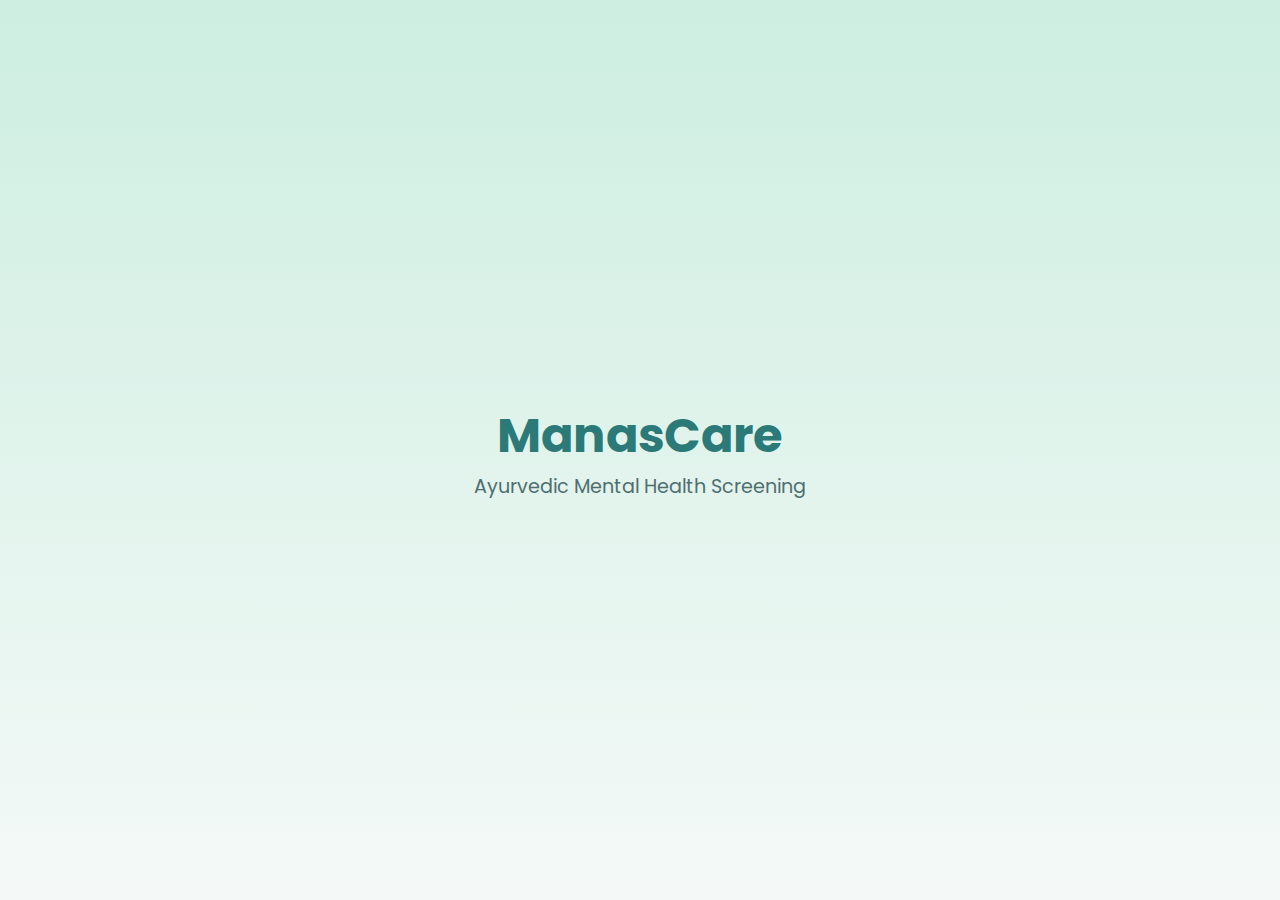
<file: ManasCare/index.html>
<!DOCTYPE html>
<html lang="en">
<head>
<meta charset="UTF-8">
<title>ManasCare | Ayurvedic Mental Health</title>
<meta name="viewport" content="width=device-width, initial-scale=1.0">
<link rel="stylesheet" href="css/style.css">
<link href="https://fonts.googleapis.com/css2?family=Poppins:wght@300;500;700&display=swap" rel="stylesheet">
</head>

<body>

<!-- SPLASH SCREEN -->
<div id="splash">
  <h1>ManasCare</h1>
  <p>Ayurvedic Mental Health Screening</p>
</div>

<!-- MAIN CONTENT -->
<div id="app" class="hidden">

<!-- NAVBAR -->
<nav class="navbar">
  <h2>ManasCare</h2>
  <div>
    <a href="#features">Features</a>
    <a href="contact.html">Contact</a>
  </div>
</nav>

<!-- HERO SECTION -->
<section class="hero">
  <div class="hero-text">
    <h1>Your Mental Health Matters</h1>
    <p>
      A smart Ayurvedic-based platform to assess,
      understand, and improve your mental well-being.
    </p>
    <a href="#features" class="btn">Get Started</a>
  </div>
</section>

<!-- ABOUT PROJECT -->
<section class="section">
<h2>About the Project</h2>
<p>
ManasCare is an interactive mental health screening platform
based on Ayurvedic principles. It helps users identify
mental health risks early and provides natural,
accessible guidance without stigma.
</p>
<ul>
  <li>AI-based mental health screening</li>
  <li>Ayurvedic treatment guidance</li>
  <li>Virtual mental health support</li>
  <li>Nearby treatment center access</li>
</ul>
</section>

<!-- FEATURES -->
<section id="features" class="section">
<h2>Our Services</h2>
<div class="grid">

<a href="ai.html" class="card">
<h3>AI / Model Prediction</h3>
<p>Step-by-step mental health history taking and automatic scoring.</p>
</a>

<a href="treatment.html" class="card">
<h3>Treatment & Medication</h3>
<p>Yoga, Ahara (diet), and Vichar (positive thinking).</p>
</a>

<a href="chatbot.html" class="card">
<h3>Virtual Consultant</h3>
<p>Chat-based mental health support and guidance.</p>
</a>

<a href="map.html" class="card">
<h3>Nearby Treatment Centers</h3>
<p>Locate hospitals and Ayurvedic centers using maps.</p>
</a>

</div>
</section>

<footer>
<p>Mental Wellness for All</p>
</footer>

</div>

<script src="js/main.js"></script>
</body>
</html>
</file>
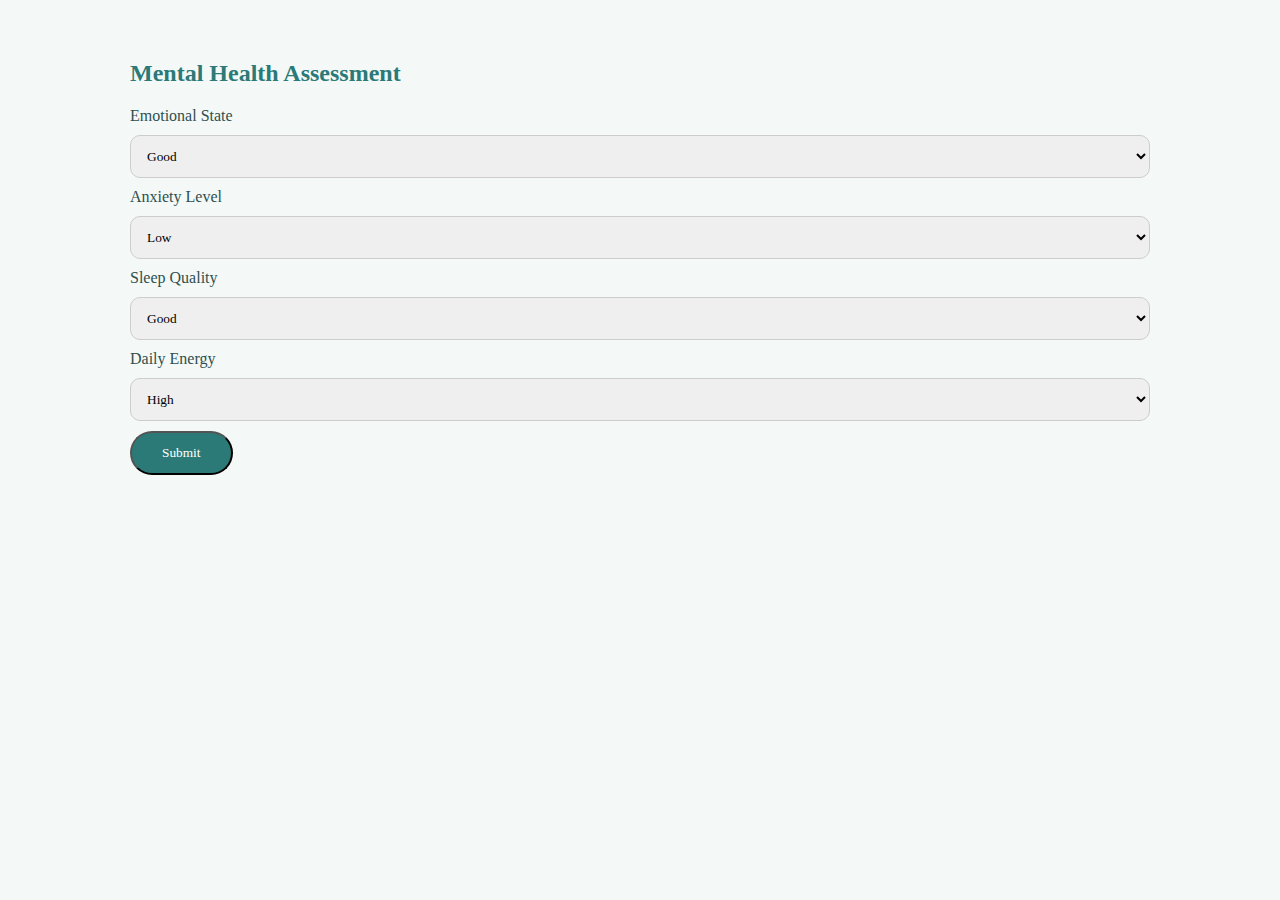
<file: ManasCare/ai.html>
<!DOCTYPE html>
<html>
<head>
<title>AI Prediction | ManasCare</title>
<link rel="stylesheet" href="css/style.css">
</head>
<body>

<section class="section">
<h2>Mental Health Assessment</h2>

<form id="aiForm">

<label>Emotional State</label>
<select class="score">
<option value="1">Good</option>
<option value="3">Medium</option>
<option value="5">Bad</option>
</select>

<label>Anxiety Level</label>
<select class="score">
<option value="1">Low</option>
<option value="3">Medium</option>
<option value="5">High</option>
</select>

<label>Sleep Quality</label>
<select class="score">
<option value="1">Good</option>
<option value="3">Average</option>
<option value="5">Poor</option>
</select>

<label>Daily Energy</label>
<select class="score">
<option value="1">High</option>
<option value="3">Medium</option>
<option value="5">Low</option>
</select>

<button type="button" class="btn" onclick="calculate()">Submit</button>
</form>

<h3 id="result"></h3>
</section>

<script src="js/ai.js"></script>
</body>
</html>
</file>
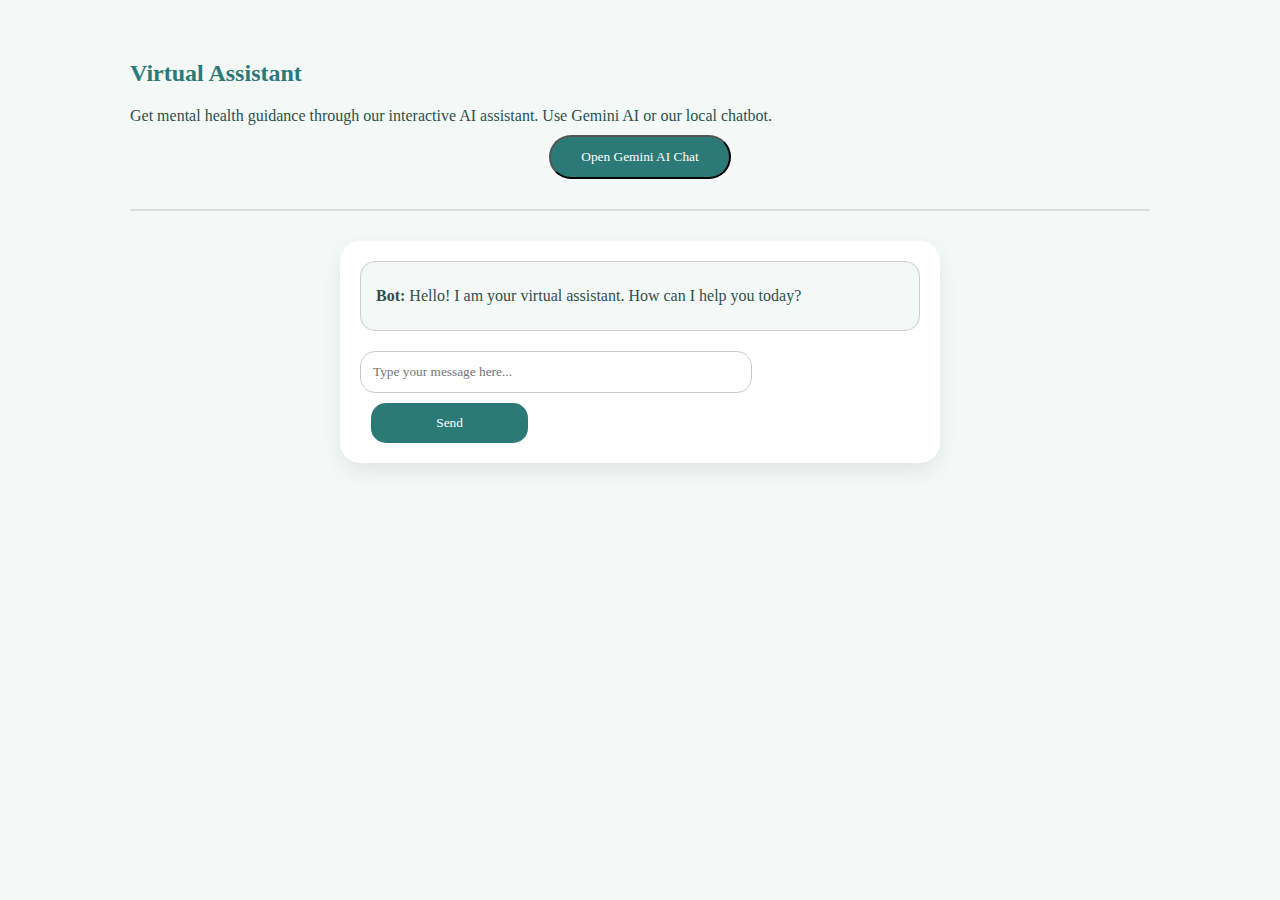
<file: ManasCare/chatbot.html>
<!DOCTYPE html>
<html lang="en">
<head>
<meta charset="UTF-8">
<meta name="viewport" content="width=device-width, initial-scale=1.0">
<title>Virtual Assistant | ManasCare</title>
<link rel="stylesheet" href="css/style.css">
</head>
<body>

<section class="section">
  <h2>Virtual Assistant</h2>
  <p>Get mental health guidance through our interactive AI assistant. Use Gemini AI or our local chatbot.</p>

  <!-- Gemini AI Button -->
  <div class="gemini-container">
    <button class="btn" onclick="openGemini()">Open Gemini AI Chat</button>
  </div>

  <hr style="margin:30px 0; border:1px solid #ddd;">

  <!-- Local Chatbot -->
  <div class="chat-container">
    <div id="chatbox" class="chatbox">
      <p><b>Bot:</b> Hello! I am your virtual assistant. How can I help you today?</p>
    </div>
    <input type="text" id="userInput" placeholder="Type your message here..." />
    <button class="btn" onclick="sendMessage()">Send</button>
  </div>
</section>

<script>
// Open Gemini AI in a new tab
function openGemini() {
  window.open("https://gemini.openai.com/", "_blank");
}

// Local chatbot logic
const chatbox = document.getElementById("chatbox");

function sendMessage() {
  const input = document.getElementById("userInput");
  const userText = input.value.trim();
  if(!userText) return;

  // Show user message
  const userMsg = document.createElement("p");
  userMsg.innerHTML = "<b>You:</b> " + userText;
  userMsg.style.textAlign = "right";
  chatbox.appendChild(userMsg);

  // Simple bot response
  const botMsg = document.createElement("p");
  botMsg.innerHTML = "<b>Bot:</b> Thank you for your message! A consultant will contact you soon.";
  chatbox.appendChild(botMsg);

  input.value = '';
  chatbox.scrollTop = chatbox.scrollHeight;
}
</script>

</body>
</html>
</file>
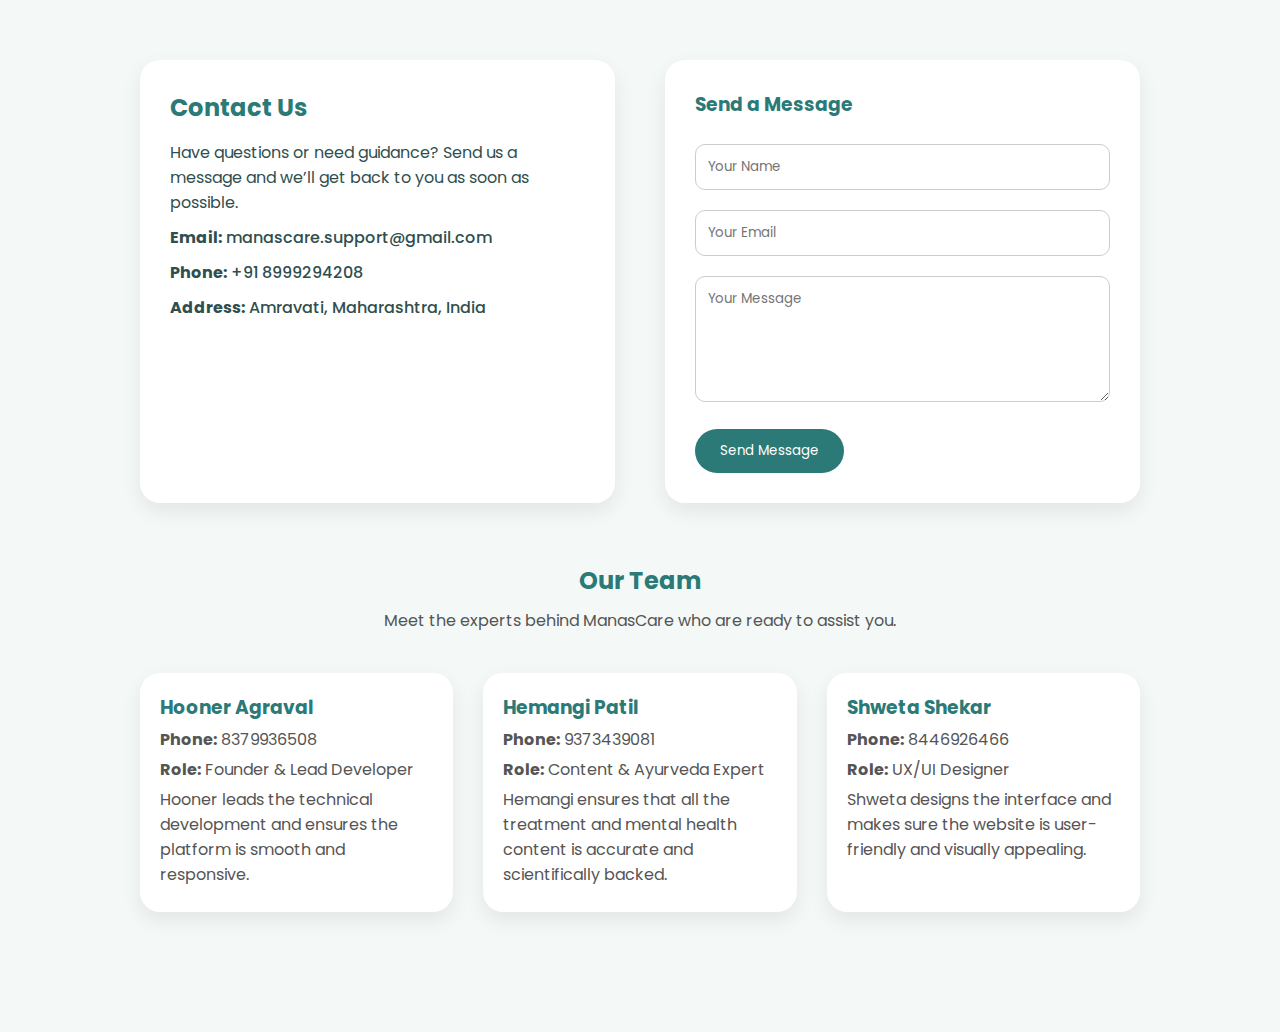
<file: ManasCare/contact.html>
<!DOCTYPE html>
<html lang="en">
<head>
<meta charset="UTF-8">
<meta name="viewport" content="width=device-width, initial-scale=1.0">
<title>Contact Us | ManasCare</title>
<link rel="stylesheet" href="css/style.css">
<link href="https://fonts.googleapis.com/css2?family=Poppins:wght@300;500;700&display=swap" rel="stylesheet">
</head>

<body>
<section class="contact-section">
  <div class="contact-container">

    <!-- Contact Info -->
    <div class="contact-info">
      <h2>Contact Us</h2>
      <p>
        Have questions or need guidance?  
        Send us a message and we’ll get back to you as soon as possible.
      </p>
      <ul>
        <li><b>Email:</b> manascare.support@gmail.com</li>
        <li><b>Phone:</b> +91 8999294208</li>
        <li><b>Address:</b> Amravati, Maharashtra, India</li>
      </ul>
    </div>

    <!-- Contact Form -->
    <div class="contact-form">
      <h3>Send a Message</h3>
      <form id="contactForm" onsubmit="sendEmail(event)">
        <input type="text" id="name" placeholder="Your Name" required>
        <input type="email" id="email" placeholder="Your Email" required>
        <textarea id="message" placeholder="Your Message" rows="5" required></textarea>
        <button type="submit" class="btn">Send Message</button>
      </form>
    </div>

  </div>

  <!-- Team Members Section -->
  <div class="team-section">
    <h2>Our Team</h2>
    <p>Meet the experts behind ManasCare who are ready to assist you.</p>
    <div class="team-container">
      
      <div class="team-member">
        <h3>Hooner Agraval</h3>
        <p><b>Phone:</b> 8379936508</p>
        <p><b>Role:</b> Founder & Lead Developer</p>
        <p>Hooner leads the technical development and ensures the platform is smooth and responsive.</p>
      </div>

      <div class="team-member">
        <h3>Hemangi Patil</h3>
        <p><b>Phone:</b> 9373439081</p>
        <p><b>Role:</b> Content & Ayurveda Expert</p>
        <p>Hemangi ensures that all the treatment and mental health content is accurate and scientifically backed.</p>
      </div>

      <div class="team-member">
        <h3>Shweta Shekar</h3>
        <p><b>Phone:</b> 8446926466</p>
        <p><b>Role:</b> UX/UI Designer</p>
        <p>Shweta designs the interface and makes sure the website is user-friendly and visually appealing.</p>
      </div>

    </div>
  </div>

</section>

<script>
function sendEmail(event){
  event.preventDefault(); 
  let name = document.getElementById("name").value;
  let email = document.getElementById("email").value;
  let message = document.getElementById("message").value;

  let subject = encodeURIComponent("Message from " + name + " | ManasCare");
  let body = encodeURIComponent(
    "Name: " + name + "\n" +
    "Email: " + email + "\n\n" +
    "Message:\n" + message
  );

  window.location.href = "mailto:manascare.support@gmail.com?subject=" + subject + "&body=" + body;
}
</script>
</body>
</html>
</file>
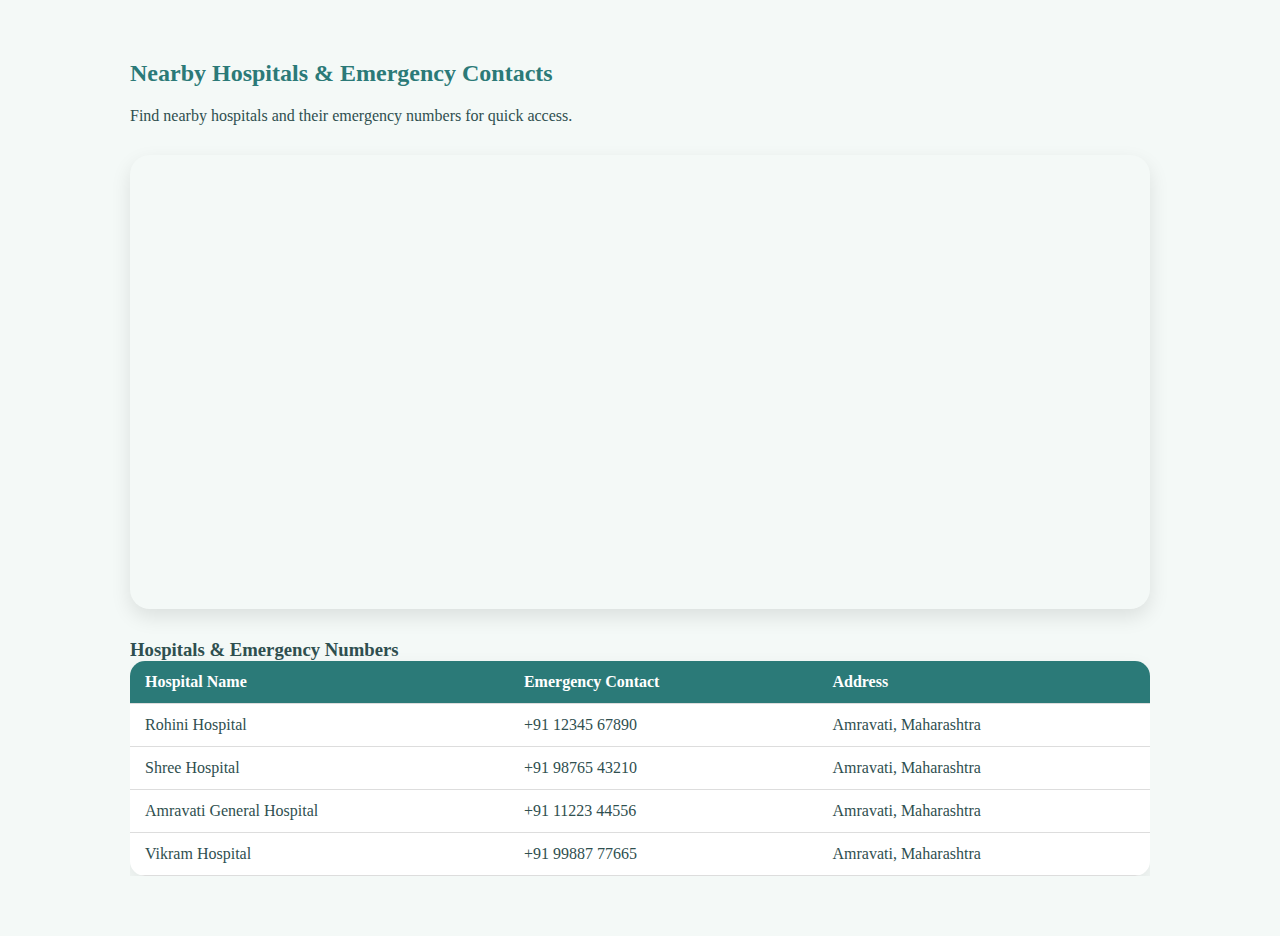
<file: ManasCare/map.html>
<!DOCTYPE html>
<html lang="en">
<head>
<meta charset="UTF-8">
<meta name="viewport" content="width=device-width, initial-scale=1.0">
<title>Nearby Hospitals | ManasCare</title>
<link rel="stylesheet" href="css/style.css">
</head>
<body>

<section class="section">
  <h2>Nearby Hospitals & Emergency Contacts</h2>
  <p>Find nearby hospitals and their emergency numbers for quick access.</p>

  <!-- Google Map -->
  <div class="map-container">
    <iframe
      src="https://www.google.com/maps/embed?pb=!1m16!1m12!1m3!1d241317.116930207!2d77.95832001175063!3d20.94384014995809!2m3!1f0!2f0!3f0!3m2!1i1024!2i768!4f13.1!2m1!1shospitals+in+Amravati!5e0!3m2!1sen!2sin!4v1700000000000!5m2!1sen!2sin"
      width="100%"
      height="450"
      style="border:0;"
      allowfullscreen=""
      loading="lazy"
      referrerpolicy="no-referrer-when-downgrade">
    </iframe>
  </div>

  <!-- Hospital List -->
  <div class="hospital-list">
    <h3>Hospitals & Emergency Numbers</h3>
    <table>
      <thead>
        <tr>
          <th>Hospital Name</th>
          <th>Emergency Contact</th>
          <th>Address</th>
        </tr>
      </thead>
      <tbody>
        <tr>
          <td>Rohini Hospital</td>
          <td>+91 12345 67890</td>
          <td>Amravati, Maharashtra</td>
        </tr>
        <tr>
          <td>Shree Hospital</td>
          <td>+91 98765 43210</td>
          <td>Amravati, Maharashtra</td>
        </tr>
        <tr>
          <td>Amravati General Hospital</td>
          <td>+91 11223 44556</td>
          <td>Amravati, Maharashtra</td>
        </tr>
        <tr>
          <td>Vikram Hospital</td>
          <td>+91 99887 77665</td>
          <td>Amravati, Maharashtra</td>
        </tr>
      </tbody>
    </table>
  </div>
</section>

</body>
</html>
</file>
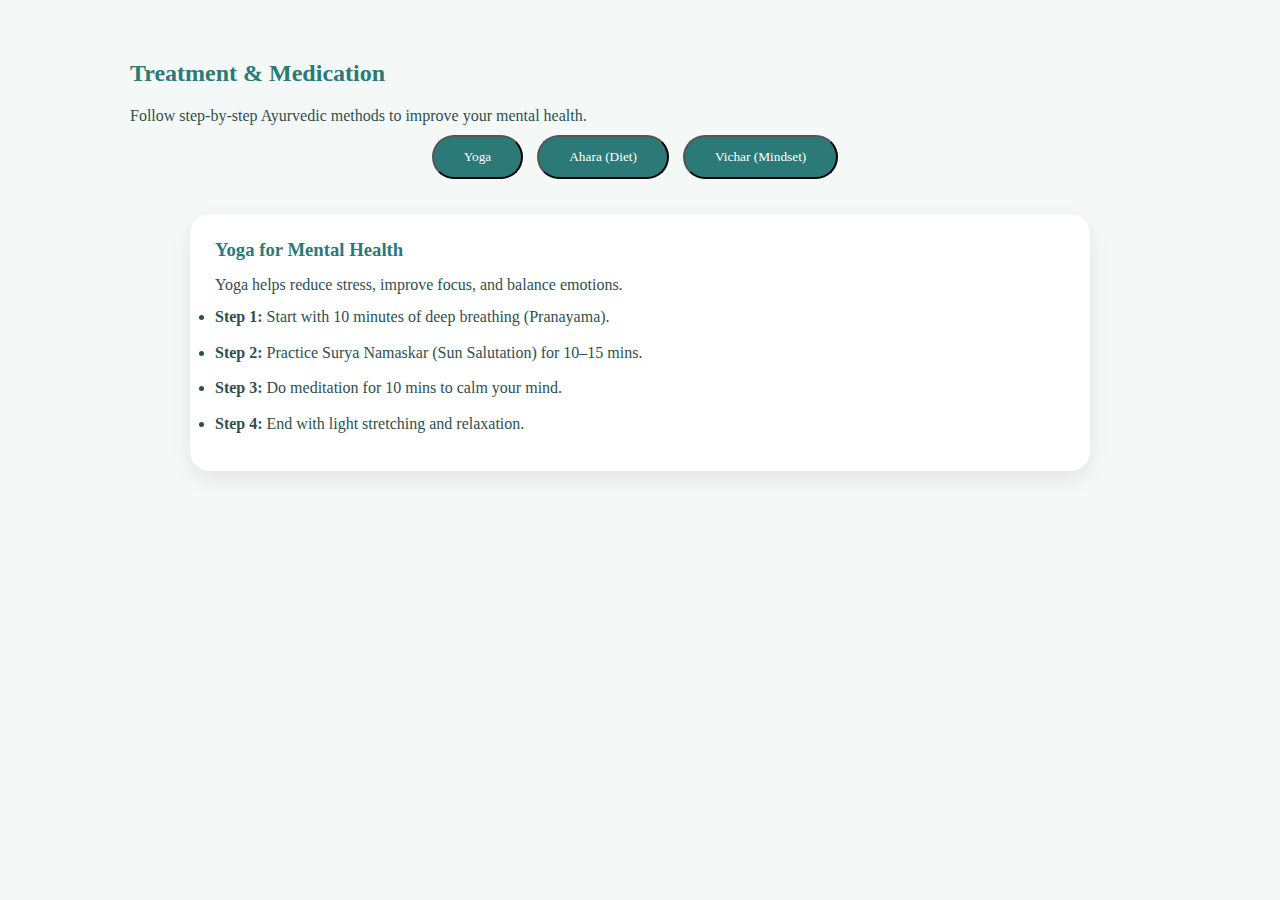
<file: ManasCare/treatment.html>
<!DOCTYPE html>
<html lang="en">
<head>
<meta charset="UTF-8">
<meta name="viewport" content="width=device-width, initial-scale=1.0">
<title>Treatment & Medication | ManasCare</title>
<link rel="stylesheet" href="css/style.css">
</head>
<body>

<section class="section">
  <h2>Treatment & Medication</h2>
  <p>Follow step-by-step Ayurvedic methods to improve your mental health.</p>

  <!-- Step Buttons -->
  <div class="step-buttons">
    <button class="btn" onclick="showStep('yoga')">Yoga</button>
    <button class="btn" onclick="showStep('ahara')">Ahara (Diet)</button>
    <button class="btn" onclick="showStep('vichar')">Vichar (Mindset)</button>
  </div>

  <!-- Step Content -->
  <div id="stepContent" class="step-content">

    <!-- Yoga Step -->
    <div id="yoga" class="step-box">
      <h3>Yoga for Mental Health</h3>
      <p>Yoga helps reduce stress, improve focus, and balance emotions.</p>
      <ul>
        <li><b>Step 1:</b> Start with 10 minutes of deep breathing (Pranayama).</li>
        <li><b>Step 2:</b> Practice Surya Namaskar (Sun Salutation) for 10–15 mins.</li>
        <li><b>Step 3:</b> Do meditation for 10 mins to calm your mind.</li>
        <li><b>Step 4:</b> End with light stretching and relaxation.</li>
      </ul>
    </div>

    <!-- Ahara Step -->
    <div id="ahara" class="step-box hidden">
      <h3>Ahara (Diet for Mental Health)</h3>
      <p>Ayurvedic diet helps balance mind and body.</p>
      <ul>
        <li><b>Step 1:</b> Eat fresh fruits and vegetables daily.</li>
        <li><b>Step 2:</b> Include whole grains like oats, barley, and rice.</li>
        <li><b>Step 3:</b> Drink herbal teas (Tulsi, Ashwagandha, Brahmi).</li>
        <li><b>Step 4:</b> Avoid processed foods, excess sugar, and caffeine.</li>
        <li><b>Step 5:</b> Eat at regular intervals and stay hydrated.</li>
      </ul>
    </div>

    <!-- Vichar Step -->
    <div id="vichar" class="step-box hidden">
      <h3>Vichar (Mindset & Positive Thinking)</h3>
      <p>Mindset practices improve emotional resilience and reduce stress.</p>
      <ul>
        <li><b>Step 1:</b> Practice daily gratitude journaling.</li>
        <li><b>Step 2:</b> Use affirmations to build self-confidence.</li>
        <li><b>Step 3:</b> Practice mindfulness and meditation.</li>
        <li><b>Step 4:</b> Reduce negative media and social media consumption.</li>
        <li><b>Step 5:</b> Connect with nature and practice deep breathing.</li>
      </ul>
    </div>

  </div>
</section>

<script>
function showStep(step) {
  const steps = document.querySelectorAll(".step-box");
  steps.forEach(s => s.classList.add("hidden")); // hide all
  document.getElementById(step).classList.remove("hidden"); // show selected
}
</script>

</body>
</html>
</file>
<file: ManasCare/css/style.css>
:root{
  --primary:#2b7a78;
  --light:#f4f9f7;
  --dark:#2f4f4f;
}

/* GENERAL */
*{margin:0;padding:0;box-sizing:border-box;font-family:Poppins;}
body{background:var(--light);color:var(--dark);}
.hidden{display:none;}

/* SPLASH */
#splash{
  height:100vh;
  display:flex;
  flex-direction:column;
  justify-content:center;
  align-items:center;
  background:linear-gradient(#cdeee1,var(--light));
}
#splash h1{font-size:3rem;color:var(--primary);}
#splash p{font-size:1.2rem;color:#4f6f6f;}

/* NAVBAR */
.navbar{
  display:flex;
  justify-content:space-between;
  padding:20px 40px;
  background:#fff;
  box-shadow:0 4px 10px rgba(0,0,0,0.05);
}
.navbar a{
  margin-left:20px;
  text-decoration:none;
  color:var(--dark);
}

/* HERO */
.hero{
  padding:80px 20px;
  text-align:center;
}
.hero h1{font-size:2.5rem;color:var(--primary);}
.hero p{max-width:600px;margin:20px auto;}
.btn{
  display:inline-block;
  padding:12px 30px;
  background:var(--primary);
  color:#fff;
  border-radius:30px;
  text-decoration:none;
}

/* SECTIONS */
.section{
  padding:60px 40px;
  max-width:1100px;
  margin:auto;
}
.section h2{margin-bottom:20px;color:var(--primary);}
.section p, .section ul{margin:10px 0;}

/* GRID CARDS */
.grid{
  display:grid;
  grid-template-columns:repeat(auto-fit,minmax(250px,1fr));
  gap:25px;
}
.card{
  background:#fff;
  padding:25px;
  border-radius:20px;
  box-shadow:0 8px 20px rgba(0,0,0,0.08);
  text-decoration:none;
  color:var(--dark);
  transition:0.3s;
}
.card:hover{
  transform:translateY(-8px);
  background:#e6f7f3;
}

/* FOOTER */
footer{
  text-align:center;
  padding:20px;
  color:#555;
}

/* INPUTS */
input,textarea,select{
  width:100%;
  padding:12px;
  margin:10px 0;
  border-radius:10px;
  border:1px solid #ccc;
}

/* RESPONSIVE */
@media(max-width:600px){
  .navbar{flex-direction:column;gap:10px;}
}

/* CONTACT PAGE */
.contact-section{
  padding:60px 20px;
  background:var(--light);
  min-height:100vh;
}

.contact-container{
  display:flex;
  flex-wrap:wrap;
  gap:50px;
  max-width:1000px;
  margin:auto;
}

.contact-info, .contact-form{
  flex:1 1 400px;
  background:#fff;
  padding:30px;
  border-radius:20px;
  box-shadow:0 8px 20px rgba(0,0,0,0.08);
}

.contact-info h2, .contact-form h3{
  color:var(--primary);
  margin-bottom:15px;
}

.contact-info ul{
  list-style:none;
  margin-top:10px;
}

.contact-info ul li{
  margin:10px 0;
  font-weight:500;
}

.contact-form input, .contact-form textarea{
  width:100%;
  padding:12px;
  margin:10px 0;
  border-radius:10px;
  border:1px solid #ccc;
}

.contact-form .btn{
  display:inline-block;
  padding:12px 25px;
  background:var(--primary);
  color:#fff;
  border-radius:30px;
  cursor:pointer;
  border:none;
  margin-top:10px;
}

.contact-form .btn:hover{
  background:#1e5d58;
}

/* RESPONSIVE */
@media(max-width:900px){
  .contact-container{
    flex-direction:column;
  }
}
/* MAP PAGE */
.map-container{
  margin:30px 0;
  border-radius:20px;
  overflow:hidden;
  box-shadow:0 8px 20px rgba(0,0,0,0.1);
}

.hospital-list{
  margin-top:30px;
  overflow-x:auto;
}

.hospital-list table{
  width:100%;
  border-collapse:collapse;
  background:#fff;
  border-radius:15px;
  overflow:hidden;
  box-shadow:0 8px 20px rgba(0,0,0,0.08);
}

.hospital-list th, .hospital-list td{
  padding:12px 15px;
  text-align:left;
  border-bottom:1px solid #ddd;
}

.hospital-list th{
  background:var(--primary);
  color:#fff;
}

.hospital-list tr:hover{
  background:#e6f7f3;
}

/* RESPONSIVE */
@media(max-width:768px){
  .hospital-list table{
    font-size:14px;
  }
}
/* CHATBOT */
.chat-container{
  background:#fff;
  padding:20px;
  border-radius:20px;
  box-shadow:0 8px 20px rgba(0,0,0,0.08);
  max-width:600px;
  margin:auto;
}

.chatbox{
  max-height:400px;
  overflow-y:auto;
  border:1px solid #ccc;
  padding:15px;
  border-radius:15px;
  margin-bottom:10px;
  background:#f4f9f7;
}

.chatbox p{
  margin:10px 0;
}

.chat-container input{
  width:70%;
  padding:12px;
  border-radius:15px;
  border:1px solid #ccc;
}

.chat-container .btn{
  width:28%;
  padding:12px;
  margin-left:2%;
  border:none;
  border-radius:15px;
  background:var(--primary);
  color:#fff;
  cursor:pointer;
}

.chat-container .btn:hover{
  background:#1e5d58;
}

.gemini-container{
  text-align:center;
  margin-bottom:20px;
}
/* STEP-BY-STEP TREATMENT */
.step-buttons{
  text-align:center;
  margin-bottom:25px;
}

.step-buttons .btn{
  margin:0 10px 10px 0;
}

.step-content{
  max-width:900px;
  margin:auto;
}

.step-box{
  background:#fff;
  padding:25px;
  border-radius:20px;
  box-shadow:0 8px 20px rgba(0,0,0,0.08);
  margin-bottom:20px;
}

.hidden{display:none;}

.step-box h3{
  color:var(--primary);
  margin-bottom:15px;
}

.step-box ul{
  margin-top:10px;
}

.step-box ul li{
  margin:10px 0;
  line-height:1.6;
}
/* TEAM MEMBERS */
.team-section{
  background:#f4f9f7;
  padding:60px 20px;
  text-align:center;
}

.team-section h2{
  color:var(--primary);
  margin-bottom:10px;
}

.team-section p{
  max-width:700px;
  margin:10px auto 40px auto;
  color:#555;
}

.team-container{
  display:flex;
  flex-wrap:wrap;
  justify-content:center;
  gap:30px;
  max-width:1000px;
  margin:auto;
}

.team-member{
  background:#fff;
  padding:20px;
  border-radius:20px;
  box-shadow:0 8px 20px rgba(0,0,0,0.08);
  flex:1 1 250px;
  text-align:left;
}

.team-member h3{
  color:var(--primary);
  margin-bottom:5px;
}

.team-member p{
  margin:5px 0;
}

/* RESPONSIVE */
@media(max-width:768px){
  .team-container{
    flex-direction:column;
    align-items:center;
  }
}
</file>
